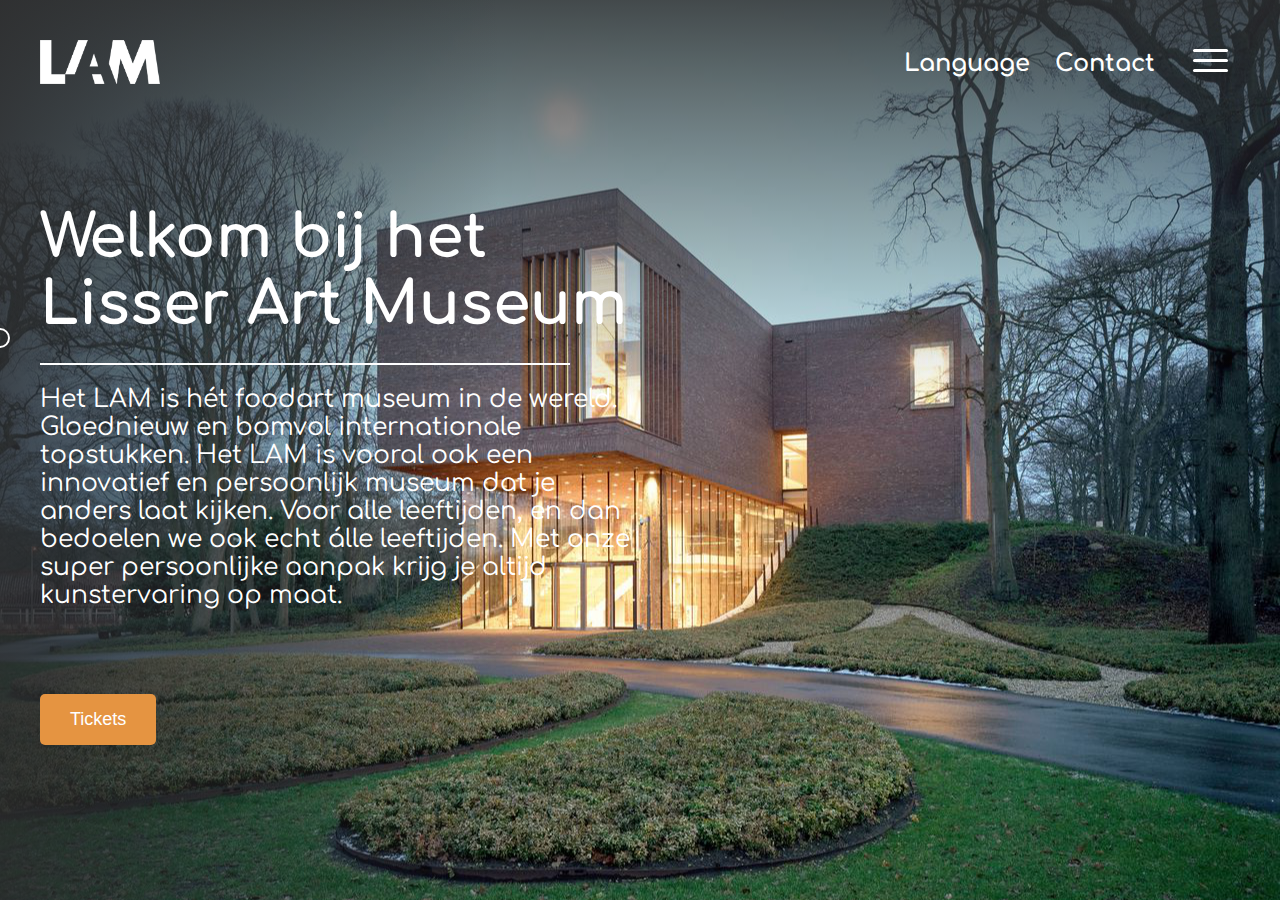
<file: Eindopdacht/index.html>
<!DOCTYPE html>
<html lang="en">
<head>
    <meta charset="UTF-8">
    <meta name="viewport" content="width=device-width, initial-scale=1.0">      
    <link rel="stylesheet" type="text/css" media="screen" href="style.css">         <!--hier link ik het css document aan het  html document-->
    <title>Lisser Art Museum</title>            <!--dit is de titel van de website-->
    <link href="https://fonts.googleapis.com/css2?family=Comfortaa:wght@300;400;500;600;700&display=swap" rel="stylesheet">     <!--dit is het font-->
    <link rel="shortcut icon" type="image/x-icon" href="logo1.ico" />     <!--hier zit het logo boven aan het tab-->
</head>

<body>
    <div id="header"> 
        <img alt="logo" src="logo.png" onclick="window.location.href='index.html'">         <!--hier zet ik het logo van de site neer-->
        <div id="contact">                          <!--de balk met language en contat-->
            <h2 class="taal">Language</h2>    
            <h2 class="taal">Contact</h2>
            <div class="menu-btn">
                <div class="menu-btn_burger"></div>
            </div>
        </div>
    </div>
    <nav>
        <ul>
            <li>
                <a href="#">Over</a>
            </li>
            <li>
                <a href="#">Collectie overzicht</a>
            </li>
            <li>
                <a href="#">Quiz</a>
            </li>
        </ul>
    </nav>
    <h1> Welkom bij het <br> Lisser Art Museum </h1>        <!--tekst-->
    <div id="cursor"></div>

    <span class="line"></span>                              <!--die witte lijn-->

    <p style="color:rgb(255, 255, 255)">                  <!--tekst-->
        Het LAM is hét foodart museum in de wereld. 
        Gloednieuw en bomvol internationale topstukken.  
        Het LAM is vooral ook een innovatief en  
        persoonlijk museum dat je anders laat kijken. 
        Voor alle leeftijden, en dan bedoelen we ook echt 
        álle leeftijden. Met onze super persoonlijke  
        aanpak krijg je altijd kunstervaring op maat. 
    </p>
    <button class="rectangle">Tickets</button>          <!--tickets knop-->
<script src="main.js"></script>
</body>
</html>
</file>
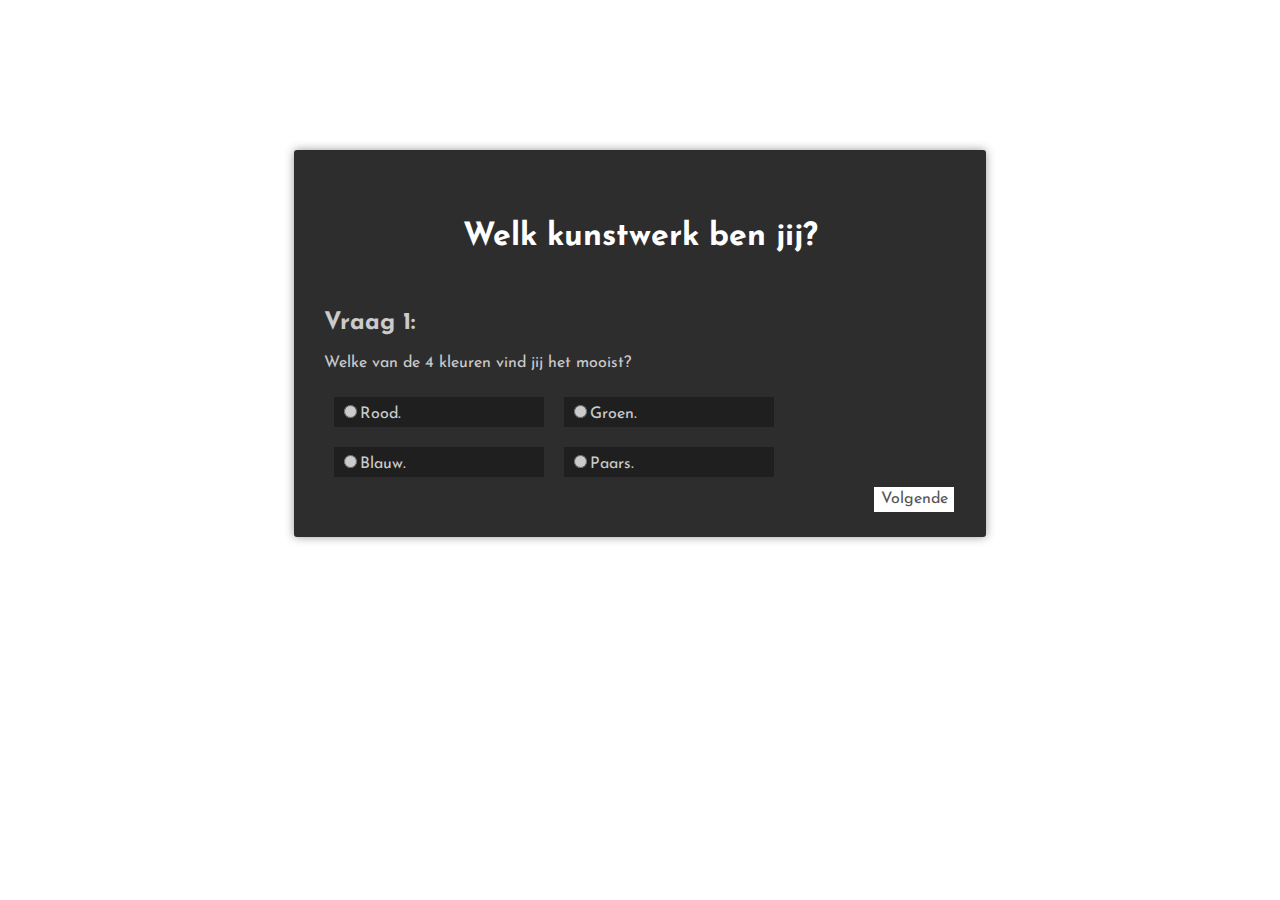
<file: Quiz/index.html>
<!DOCTYPE html>
<html>
  <head>
    <title>Quiz voor museum online</title>
    <link rel="stylesheet" href="quiz.css" />
    <link
      href="https://fonts.googleapis.com/css?family=Josefin+Sans"
      rel="stylesheet"
    />
  </head>
  <body>
    <div id="container">
      <h1>Welk kunstwerk ben jij?</h1>
      <br />
      <div id="quiz"></div>
      <div class="button" id="next"><a href="#">Volgende</a></div>
      <div class="button" id="prev"><a href="#">Vorige</a></div>
    </div>
    <script src="https://code.jquery.com/jquery-3.4.0.min.js"></script>
    <script src="quiz.js"></script>
  </body>
</html>
</file>
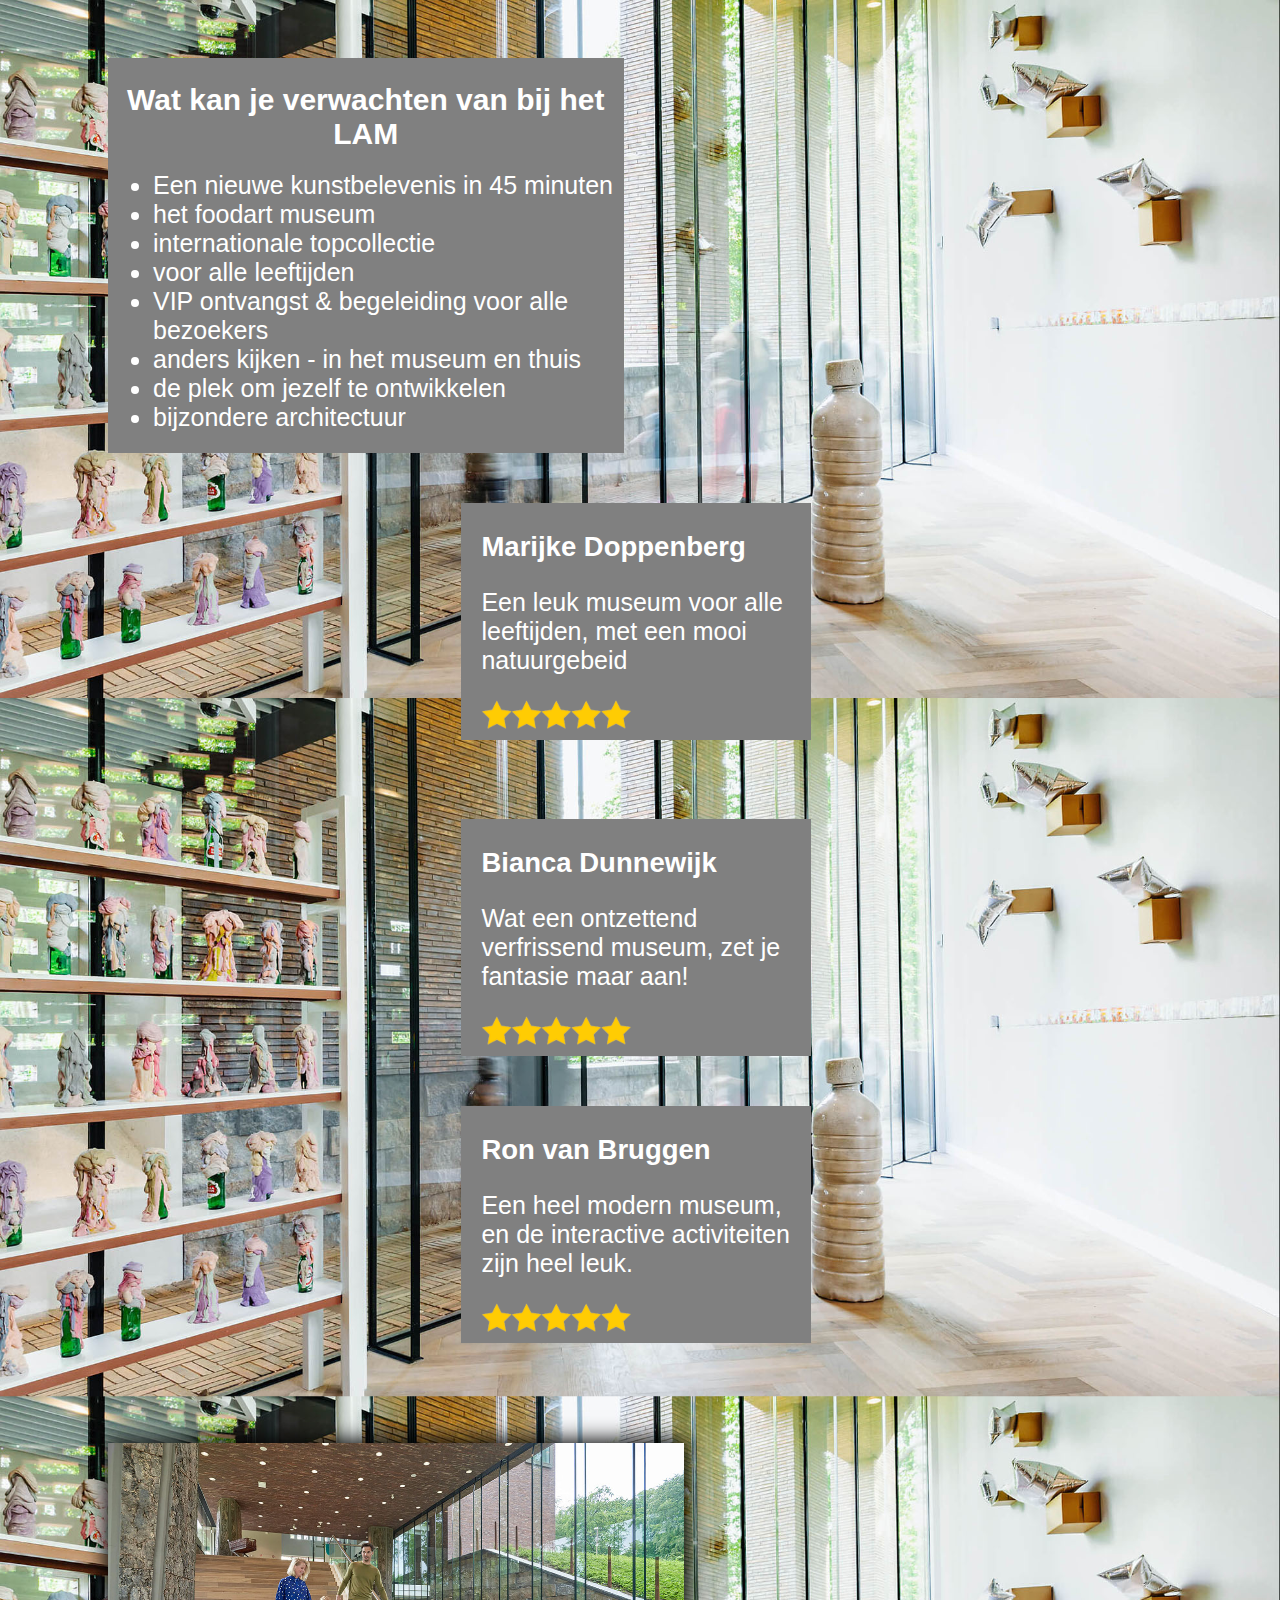
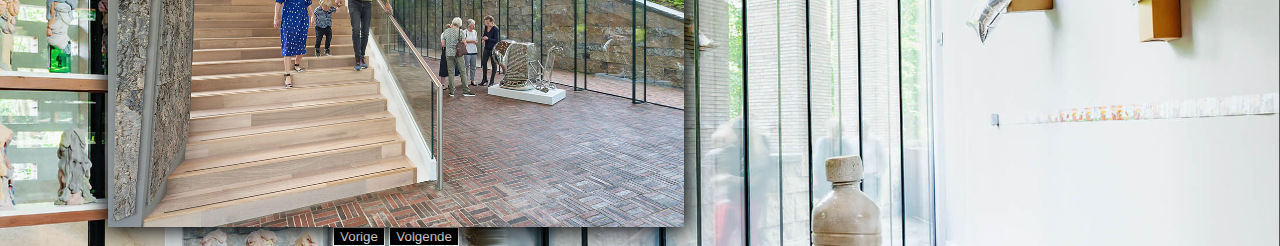
<file: collectieoverzicht/collectie-overzicht.html>
<!DOCTYPE html>
<html lang="en">
<head>
    <meta charset="UTF-8">
    <meta name="viewport" content="width=device-width, initial-scale=1.0">
    <link rel="stylesheet" href="collectieoverzicht.css">
    <title>Document</title>
    <link rel="stylesheet" href="fotoslider.css">
    <script src="fotoslider.js"></script>
</head>
<body>
    <section id="links" >
        <h1>Wat kan je verwachten van bij het LAM</h1>
        <ul>
            <li>Een nieuwe kunstbelevenis in 45 minuten</li>
            <li>het foodart museum</li>
            <li>internationale topcollectie</li>
            <li>voor alle leeftijden</li>
            <li>VIP ontvangst & begeleiding voor alle bezoekers</li>
            <li>anders kijken - in het museum en thuis</li>
            <li>de plek om jezelf te ontwikkelen</li>
            <li>bijzondere architectuur</li>
        </ul>
    </section>
    <section id="reviews">
        <section id="rechts-boven" >
            <h2>Marijke Doppenberg</h2>
            <p>Een leuk museum voor alle leeftijden, met een mooi natuurgebeid</p>
            <img class="resize" src="stars.png" alt="review">
        </section>
        <br>
        <section id="rechts-midden" >
            <h2>Bianca Dunnewijk</h2>
            <p>Wat een ontzettend verfrissend museum, zet je fantasie maar aan!</p>
            <img class="resize" src="stars.png" alt="review">

        </section>
        <section id="rechts-onder">
            <h2>Ron van Bruggen</h2>
            <p>Een heel modern museum, en de interactive activiteiten zijn heel leuk.</p>
            <img class="resize" src="stars.png" alt="review">

        </section>
    </section>
    <div id="flexbox">
        <div id="viewport">
          <div id="fotoslider">
            <div class="foto"><img src="images/foto1.jpg" /></div>
            <div class="foto"><img src="images/foto2.jpg" /></div>
            <div class="foto"><img src="images/foto3.jpg" /></div>
          </div>
        </div>
        <div id="controls">
          <button id="vorige-btn">Vorige</button>
          <button id="volgende-btn">Volgende</button>
        </div>
      </div>
    </div>
</body>
</html>
</file>
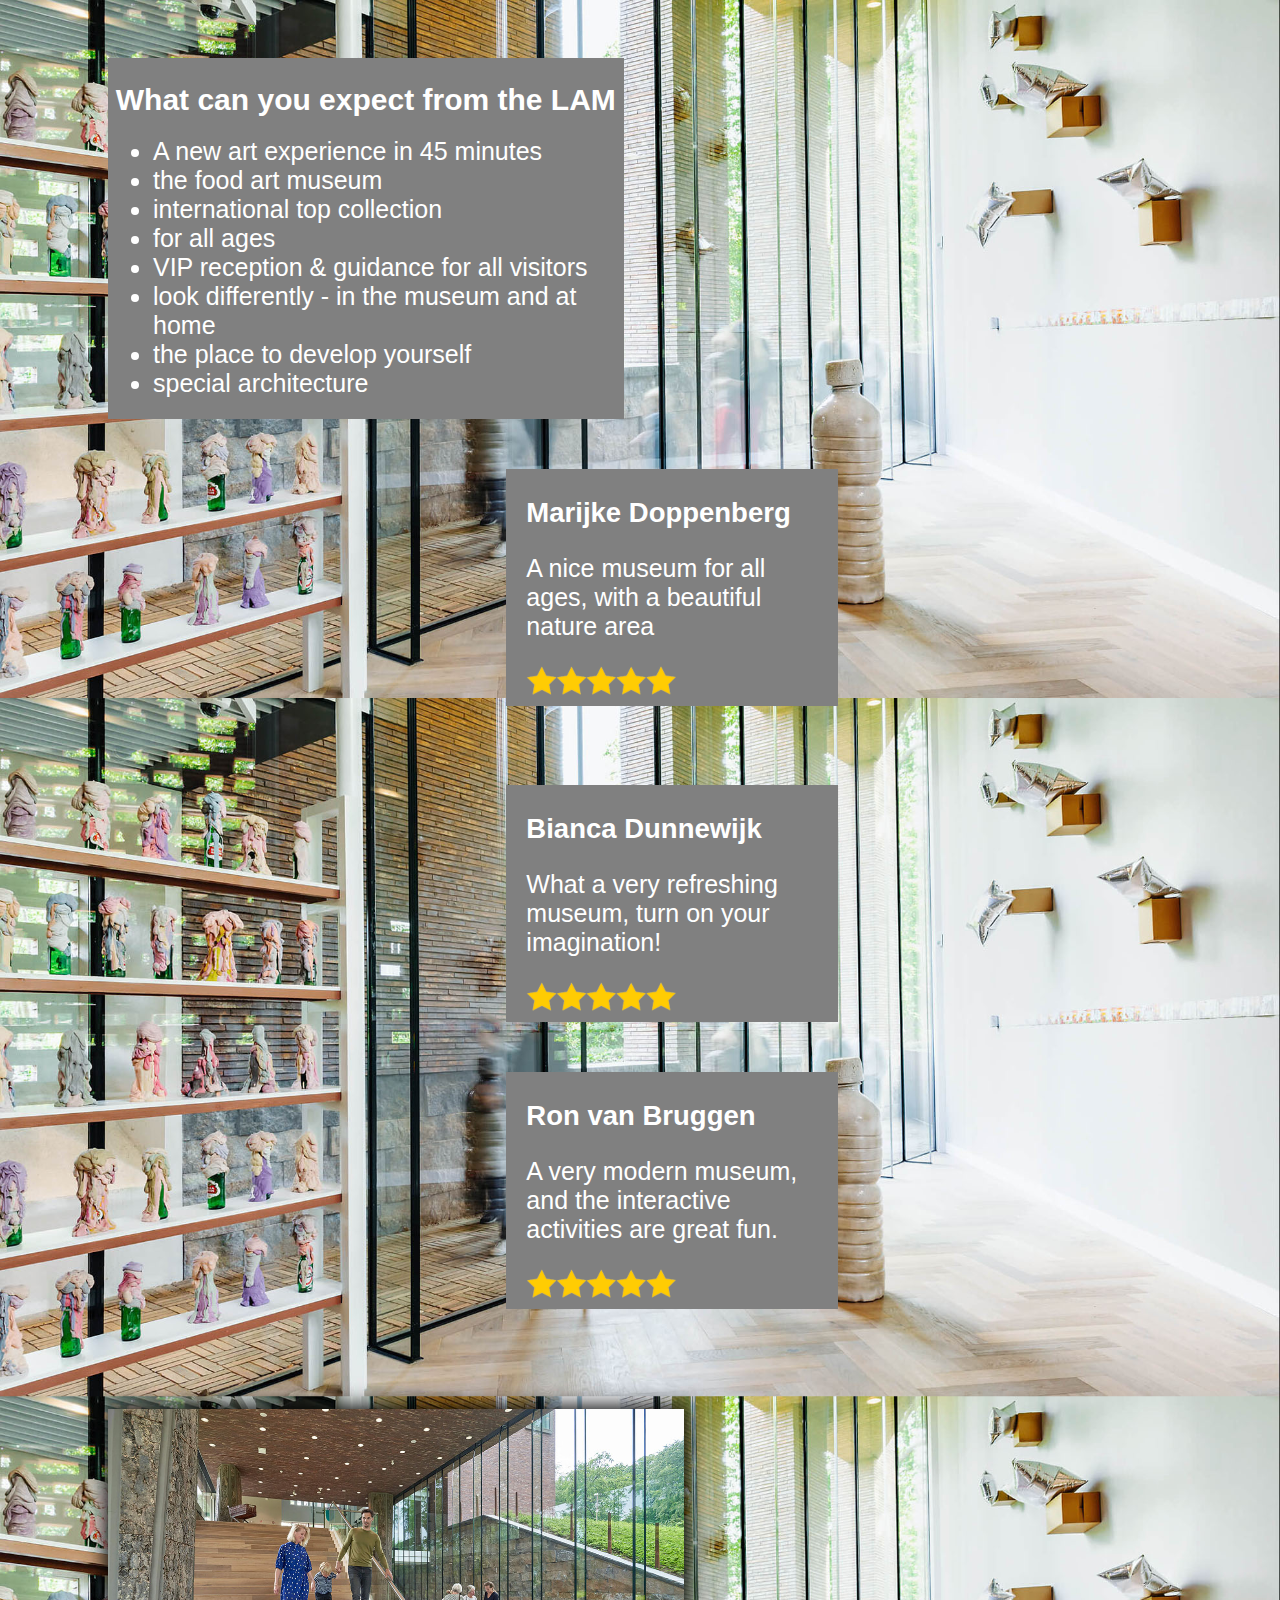
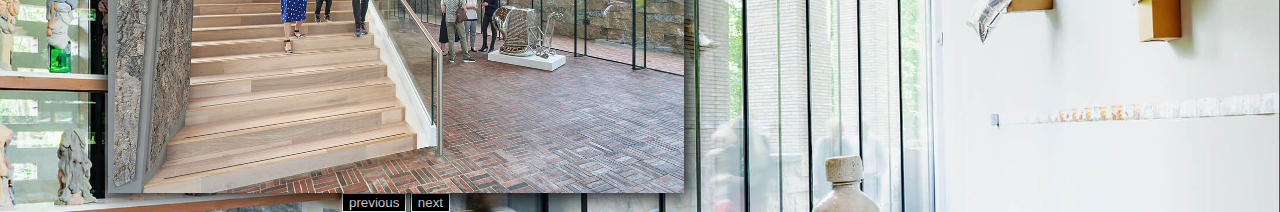
<file: collectieoverzichtENG/collectie-overzicht.html>
<!DOCTYPE html>
<html lang="en">
<head>
    <meta charset="UTF-8">
    <meta name="viewport" content="width=device-width, initial-scale=1.0">
    <link rel="stylesheet" href="collectieoverzicht.css">
    <title>collection overview</title>
    <link rel="stylesheet" href="fotoslider.css">
    <script src="fotoslider.js"></script>
</head>
<body>
    <section id="links" >
        <h1>What can you expect from the LAM</h1>
        <ul>
            <li>A new art experience in 45 minutes</li>
            <li>the food art museum</li>
            <li>international top collection</li>
            <li>for all ages</li>
            <li>VIP reception & guidance for all visitors</li>
            <li>look differently - in the museum and at home</li>
            <li>the place to develop yourself</li>
            <li>special architecture</li>
        </ul>
    </section>
    <section id="reviews">
        <section id="rechts-boven" >
            <h2>Marijke Doppenberg</h2>
            <p>A nice museum for all ages, with a beautiful nature area</p>
            <img class="resize" src="stars.png" alt="review">
        </section>
        <br>
        <section id="rechts-midden" >
            <h2>Bianca Dunnewijk</h2>
            <p>What a very refreshing museum, turn on your imagination!</p>
            <img class="resize" src="stars.png" alt="review">

        </section>
        <section id="rechts-onder">
            <h2>Ron van Bruggen</h2>
            <p>A very modern museum, and the interactive activities are great fun.</p>
            <img class="resize" src="stars.png" alt="review">

        </section>
    </section>
    <div id="flexbox">
        <div id="viewport">
          <div id="fotoslider">
            <div class="foto"><img src="images/foto1.jpg" /></div>
            <div class="foto"><img src="images/foto2.jpg" /></div>
            <div class="foto"><img src="images/foto3.jpg" /></div>
          </div>
        </div>
        <div id="controls">
          <button id="vorige-btn">previous</button>
          <button id="volgende-btn">next</button>
        </div>
      </div>
    </div>
</body>
</html>
</file>
<file: Eindopdacht/style.css>
img{
    width:120px;
    height: 44px;
    margin: 20px;
    margin-left: 40px;
    margin-top: 40px;
}
* {
    cursor: none;
}
body{ 
    font-family: 'Comfortaa', cursive;
    position: relative;
    background: url("achtergrond.png");
    height: 100vh;
    background-position: center;
    background-color: black; 
    background-repeat: no-repeat; 
    background-size: cover;
    padding: 0px;
    margin: 0px;
    box-sizing: border-box;
    overflow: hidden; 
}
body::before {
    z-index: -1;
    content: '';
    background: linear-gradient(0deg, rgba(45,45,45,0) 0%, rgba(45,45,45,0.85) 100%);
    height: 400px;
    width: 100%;
    display: block;
    position: absolute;
    left: 0;
    top: 0;
}
body::after {
    z-index: -1;
    content: '';
    background: linear-gradient(-90deg, rgba(45,45,45,0) 0%, rgba(45,45,45,0.85) 100%);
    height: 100%;
    width: 500px;
    display: block;
    position: absolute;
    left: 0;
    top: 0;
}
h1{
    color:rgb(255, 255, 255);
    font-size: 60px;
    margin: 0;
    padding: 0;
    margin-left: 40px;
    margin-top: 100px;
}
.line{
    border-bottom: 2.5px solid rgb(255, 255, 255);
    display: block;
    margin-top: 25px;
    width: 530px;
    margin-left: 40px;
}
p{
    font-size: 25px;
    margin-left: 40px;
    margin-top: 20px;
    width: 600px;
}
.rectangle {
    display: inline-block;
    background: #e59441;
    border-radius: 5px;
    margin-top: 60px;
    margin-left: 40px;
    padding: 15px 30px;
    font-size: 18px;
    border: none;
    color: white;
}
.rectangle:hover{
    color: orange;
    background: white;
    transition: all 0.3s;
}
#cursor{
position: absolute;
width: 20px;
height: 20px;
border: 2px solid white;
box-sizing: border-box;
transition: 0.1;
transform: translate(-50%,-50%);
border-radius: 50%;
pointer-events: none;
z-index: 1000;
}
.taal{
    position: relative;
    margin-top: 50px;
    color: white;
    margin-right: 25px;
 }
#header{
    display: flex;
    flex-direction: row;
    justify-content: space-between;
}
#contact{ 
    display: flex;
    margin-right: 40px;
}
.taal:hover{
    color: orange;
}
.menu-btn{
    position: relative;
    display: flex;
    justify-content: center;
    align-items: center;
    width: 60px;
    height: 60px;
    cursor: pointer;
    transition: all .5s ease-in-out;
    transform: translateY(30px);
    z-index: 2;
}
.menu-btn_burger{
    width: 35px;
    height: 3px;
    background: #fff;
    border-radius: 5px;
    transition: all .5s ease-in-out;
}
.menu-btn_burger::before,
.menu-btn_burger::after{
    content: '';
    position: absolute;
    width: 35px;
    height: 3px;
    background: #fff;
    border-radius: 5px;
    transition: all .5s ease-in-out;
}
.menu-btn_burger::before{
    transform: translateY(-10px);
}
.menu-btn_burger::after{
    transform: translateY(10px);
}
.menu-btn.open .menu-btn_burger{
    transform: translateX(-50px);
    background: transparent;
    box-shadow: none;
}
.menu-btn.open .menu-btn_burger::before{
    transform: rotate(45deg) translate(35px, -35px);
}
.menu-btn.open .menu-btn_burger::after{
    transform: rotate(-45deg) translate(35px, 35px);
}
nav {
    position: fixed;
    top: 0;
    padding-top: 100px;
    right: -400px;
    bottom: 0;
    width: 400px;
    background-color: rgba(0,0,0,0.5);
    transition: 1s;
    z-index: 1;
    font-size: 25px;
}
nav.zichtbaar{
    right:0;
}
nav ul{
    list-style: none;
    margin: 0;
    padding: 0;
}
nav ul li{
    padding: 10px 20px;
}
nav ul li a {
    color: white;
    text-decoration: none;
    transition: .5s;
}
nav ul li a:hover{
    color: orange;
}
</file>
<file: Quiz/quiz.css>
body {
  font-family: "Josefin Sans", sans-serif;
}
h1 {
  text-align: center;
}
.button {
  width: 80px;
  height: 25px;
  text-align: center;
  float: right;
  background-color: #fff;
  margin: 0 2px 0 2px;
  cursor: pointer;
}
.button a {
  text-decoration: none;
  color: #555;
  line-height: 25px;
}
#container {
  width: 50%;
  margin: 150px auto;
  padding: 50px 30px;
  background-color: #2d2d2d;
  border-radius: 3px;
  color: #fff;
  box-shadow: 0 0 10px 0 #999;
}
ul {
  list-style-type: none;
  padding: 0;
  margin: 0;
  width: 500px;
}
ul li {
  background: #1b1b1b;
  width: 200px;
  margin: 10px;
  padding: 5px;
  display: inline-block;
}
#prev {
  display: none;
}
#start {
  display: none;
  width: 100px;
}
input[type="radio"] {
  cursor: pointer;
}
</file>
<file: collectieoverzicht/collectieoverzicht.css>
body {
  background-image: url("collectieoverzichtachtergrond.jpg");
  background-size: 100%, 100%;
  font-family: Arial, Helvetica, sans-serif;
}

h1 {
  font-size: 30px;
  text-align: center;
  font-weight: bold;
}

li {
  font-size: 25px;
}

#reviews {
  font-size: 25px;
  color: white;
}

#links {
  background-color: grey;
  color: white;
  font-weight: 500;
  padding: 5px;
  padding-left: 5px;
  width: 40%;
  margin-top: 50px;
  margin-left: 100px;
  float: left;
}

#reviews {
  float: right;
}

h2 {
  font-size: 1.1em;
}
#rechts-boven {
  background-color: grey;
  width: 40%;
  padding: 5px;
  padding-left: 20px;
  margin-right: 50px;
  margin-top: 50px;
  padding-bottom: 5px;
}

#rechts-midden {
  background-color: grey;
  width: 40%;
  padding: 5px;
  margin-top: 50px;
  margin-right: 50px;
  padding-left: 20px;
  padding-bottom: 5px;
}

#rechts-onder {
  background-color: grey;
  width: 40%;
  padding: 5px;
  margin-top: 50px;
  margin-right: 0px;
  padding-left: 20px;
  padding-bottom: 5px;
}

.resize {
  width: 150px;
  height: auto;
}
</file>
<file: collectieoverzicht/fotoslider.css>
#fotoslider {
  display: flex;
  flex-direction: row;
  position: absolute;
  left: 0;
  transition-property: left;
  transition-duration: 400ms;
  transition-timing-function: ease-out;
}
.foto {
  width: 578px;
  height: 384px;
  overflow: hidden;
}
img {
  max-width: 100%;
  height: auto;
}

#viewport {
  position: relative;
  width: 576px;
  height: 384px;
  overflow: hidden;
  box-shadow: 0px 0px 20px 3px #000000;
}

#flexbox {
  display: flex;
  flex-direction: column;
  align-items: center;
  justify-content: center;
  float: left;
  margin-left: 100px;
  margin-top: 100px;
}

#vorige-btn {
  border: 1px solid white;
  color: white;
  background-color: black;
}

#volgende-btn {
  border: 1px solid white;
  color: white;
  background-color: black;
}
</file>
<file: collectieoverzichtENG/collectieoverzicht.css>
body {
  background-image: url("collectieoverzichtachtergrond.jpg");
  background-size: 100%, 100%;
  font-family: Arial, Helvetica, sans-serif;
}

h1 {
  font-size: 30px;
  text-align: center;
  font-weight: bold;
}

li {
  font-size: 25px;
}

#reviews {
  font-size: 25px;
  color: white;
}

#links {
  background-color: grey;
  color: white;
  font-weight: 500;
  padding: 5px;
  padding-left: 5px;
  width: 40%;
  margin-top: 50px;
  margin-left: 100px;
  float: left;
}

#reviews {
  float: right;
}

h2 {
  font-size: 1.1em;
}
#rechts-boven {
  background-color: grey;
  width: 40%;
  padding: 5px;
  padding-left: 20px;
  margin-right: 50px;
  margin-top: 50px;
  padding-bottom: 5px;
}

#rechts-midden {
  background-color: grey;
  width: 40%;
  padding: 5px;
  margin-top: 50px;
  margin-right: 50px;
  padding-left: 20px;
  padding-bottom: 5px;
}

#rechts-onder {
  background-color: grey;
  width: 40%;
  padding: 5px;
  margin-top: 50px;
  margin-right: 0px;
  padding-left: 20px;
  padding-bottom: 5px;
}

.resize {
  width: 150px;
  height: auto;
}
</file>
<file: collectieoverzichtENG/fotoslider.css>
#fotoslider {
  display: flex;
  flex-direction: row;
  position: absolute;
  left: 0;
  transition-property: left;
  transition-duration: 400ms;
  transition-timing-function: ease-out;
}
.foto {
  width: 578px;
  height: 384px;
  overflow: hidden;
}
img {
  max-width: 100%;
  height: auto;
}

#viewport {
  position: relative;
  width: 576px;
  height: 384px;
  overflow: hidden;
  box-shadow: 0px 0px 20px 3px #000000;
}

#flexbox {
  display: flex;
  flex-direction: column;
  align-items: center;
  justify-content: center;
  float: left;
  margin-left: 100px;
  margin-top: 100px;
}

#vorige-btn {
  border: 1px solid white;
  color: white;
  background-color: black;
}

#volgende-btn {
  border: 1px solid white;
  color: white;
  background-color: black;
}
</file>
